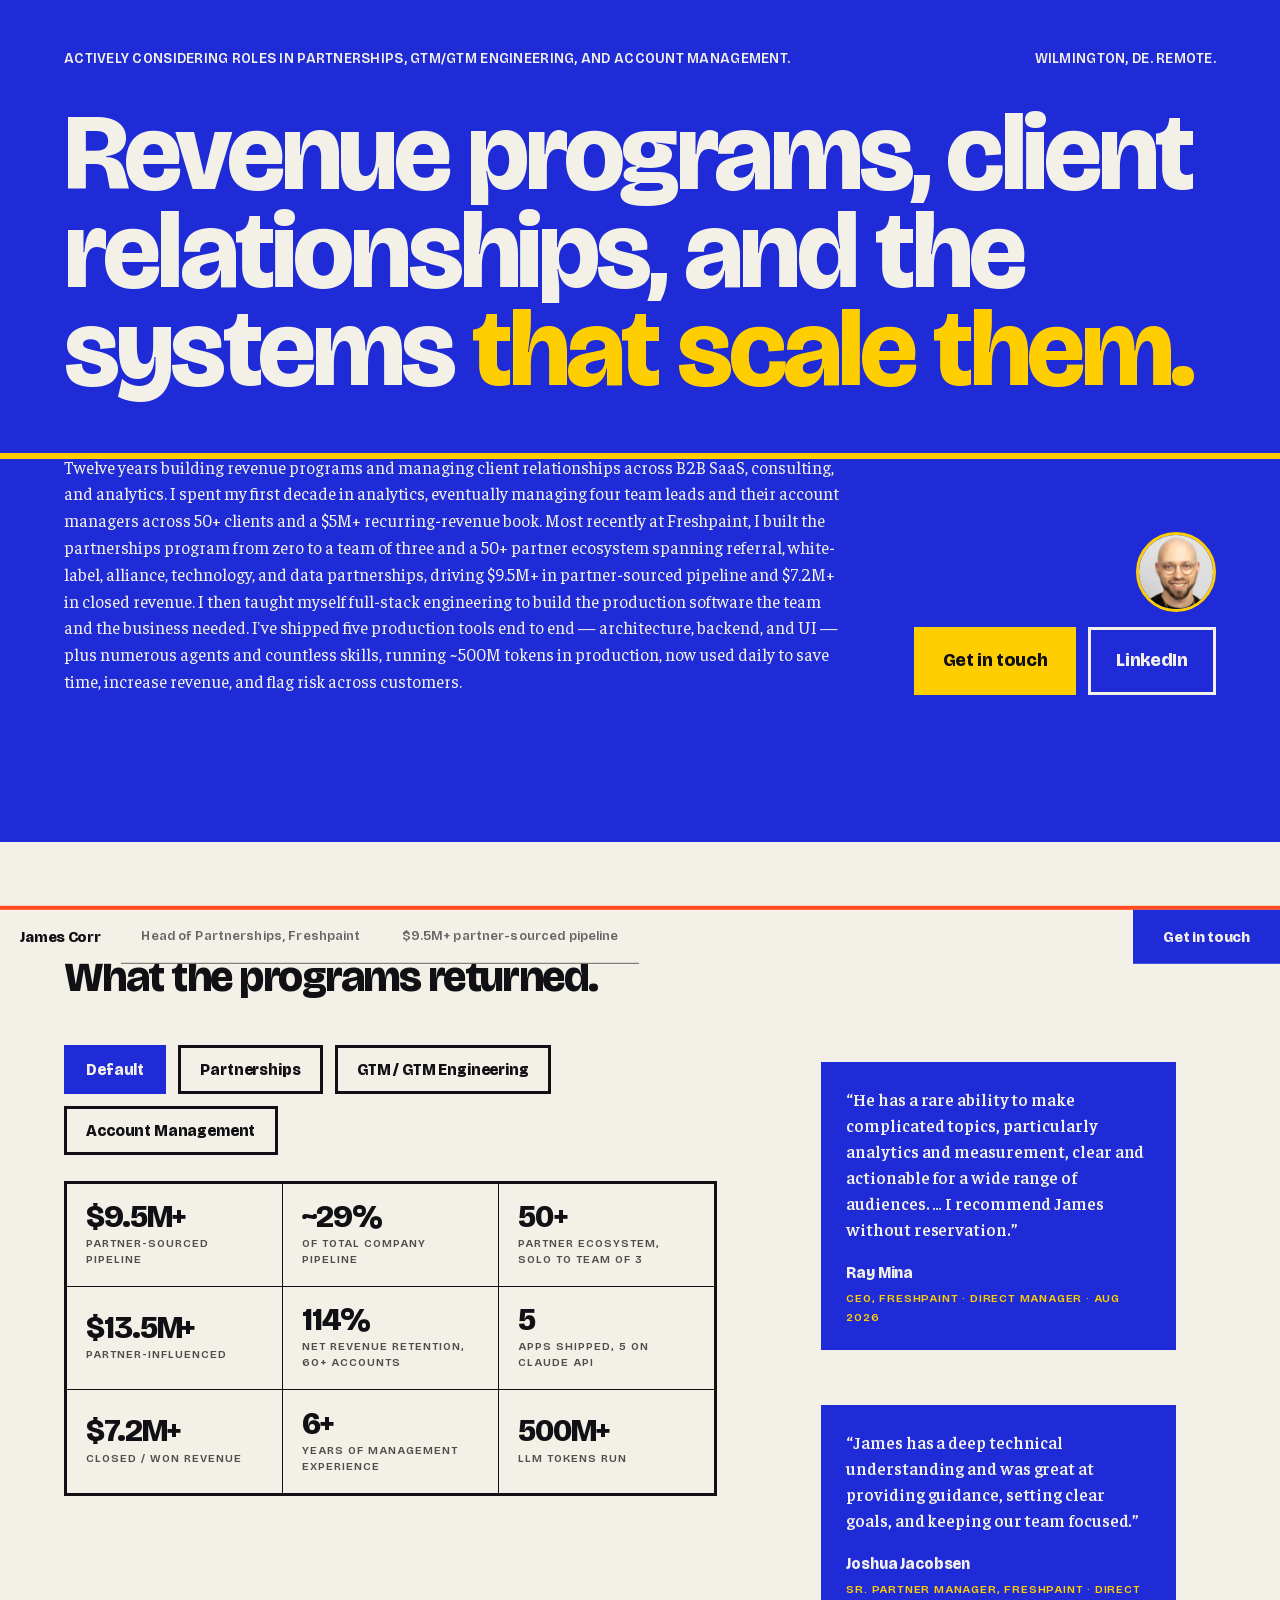
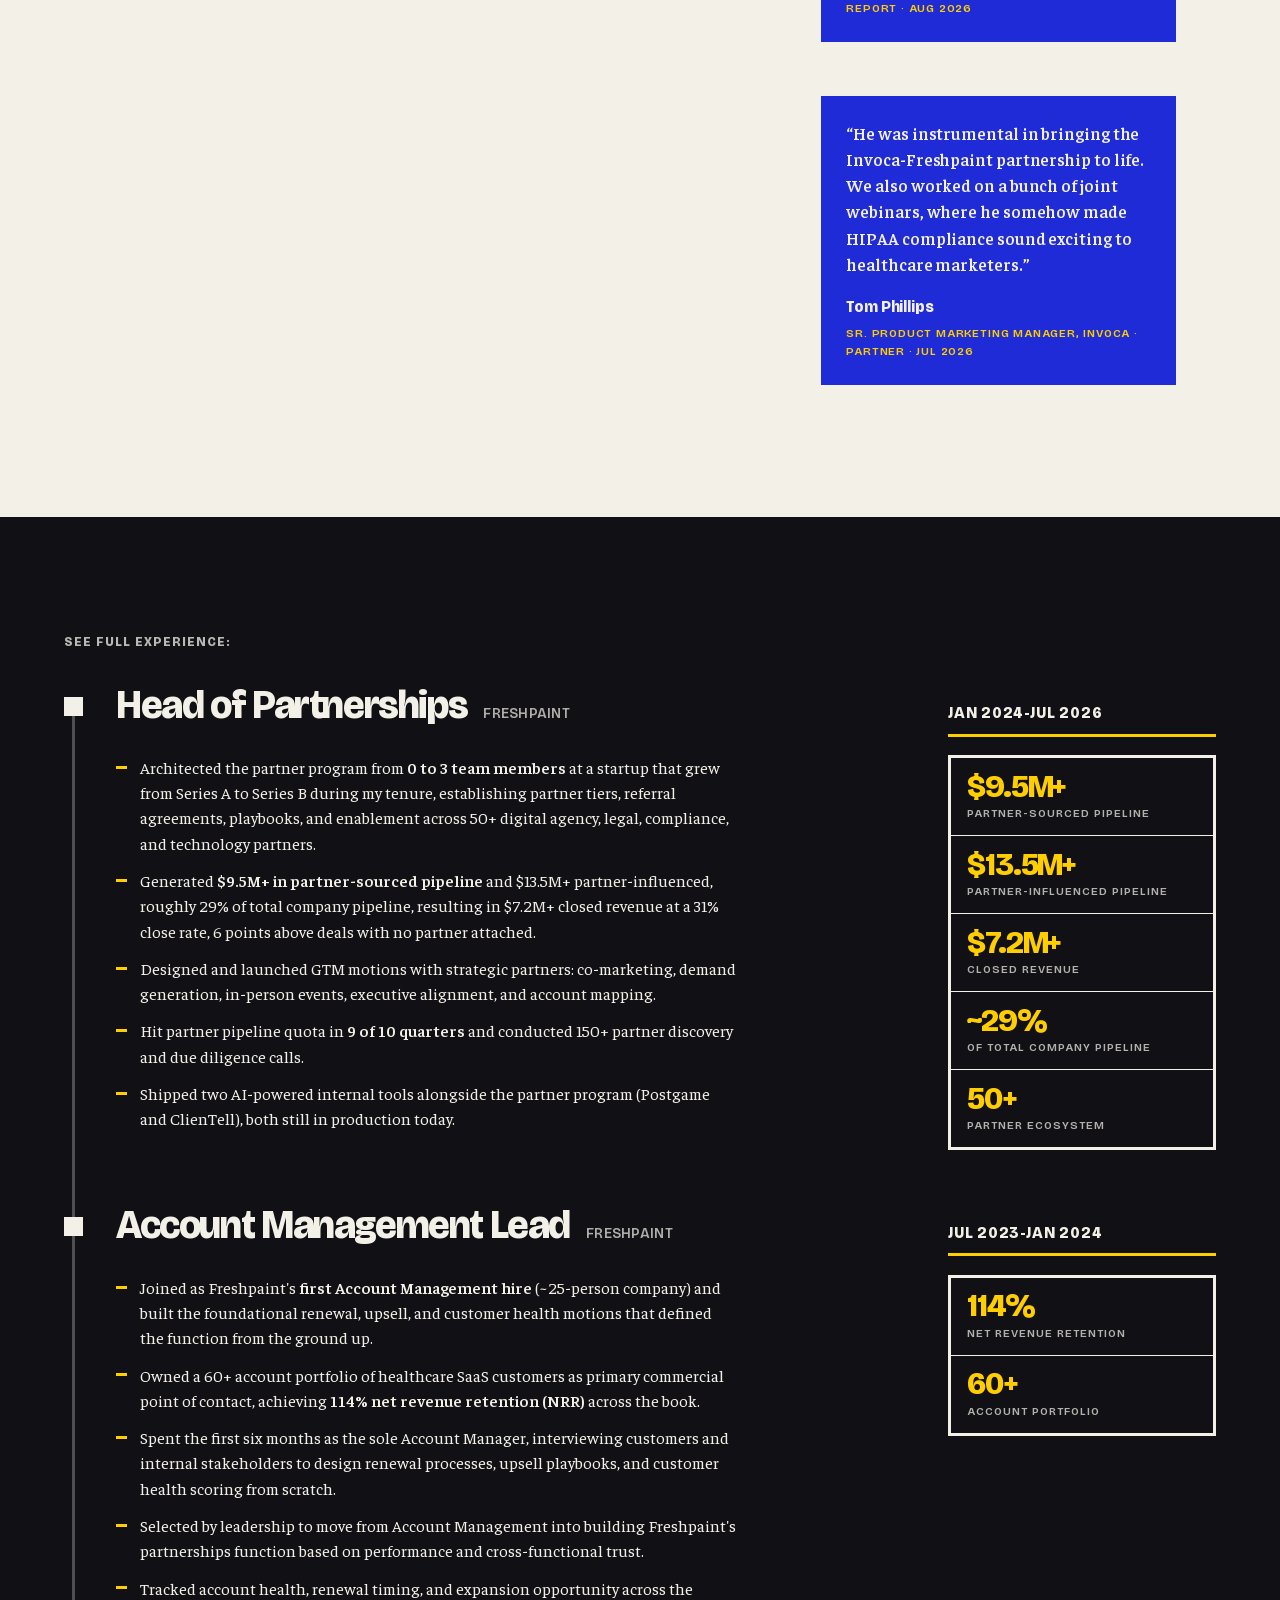
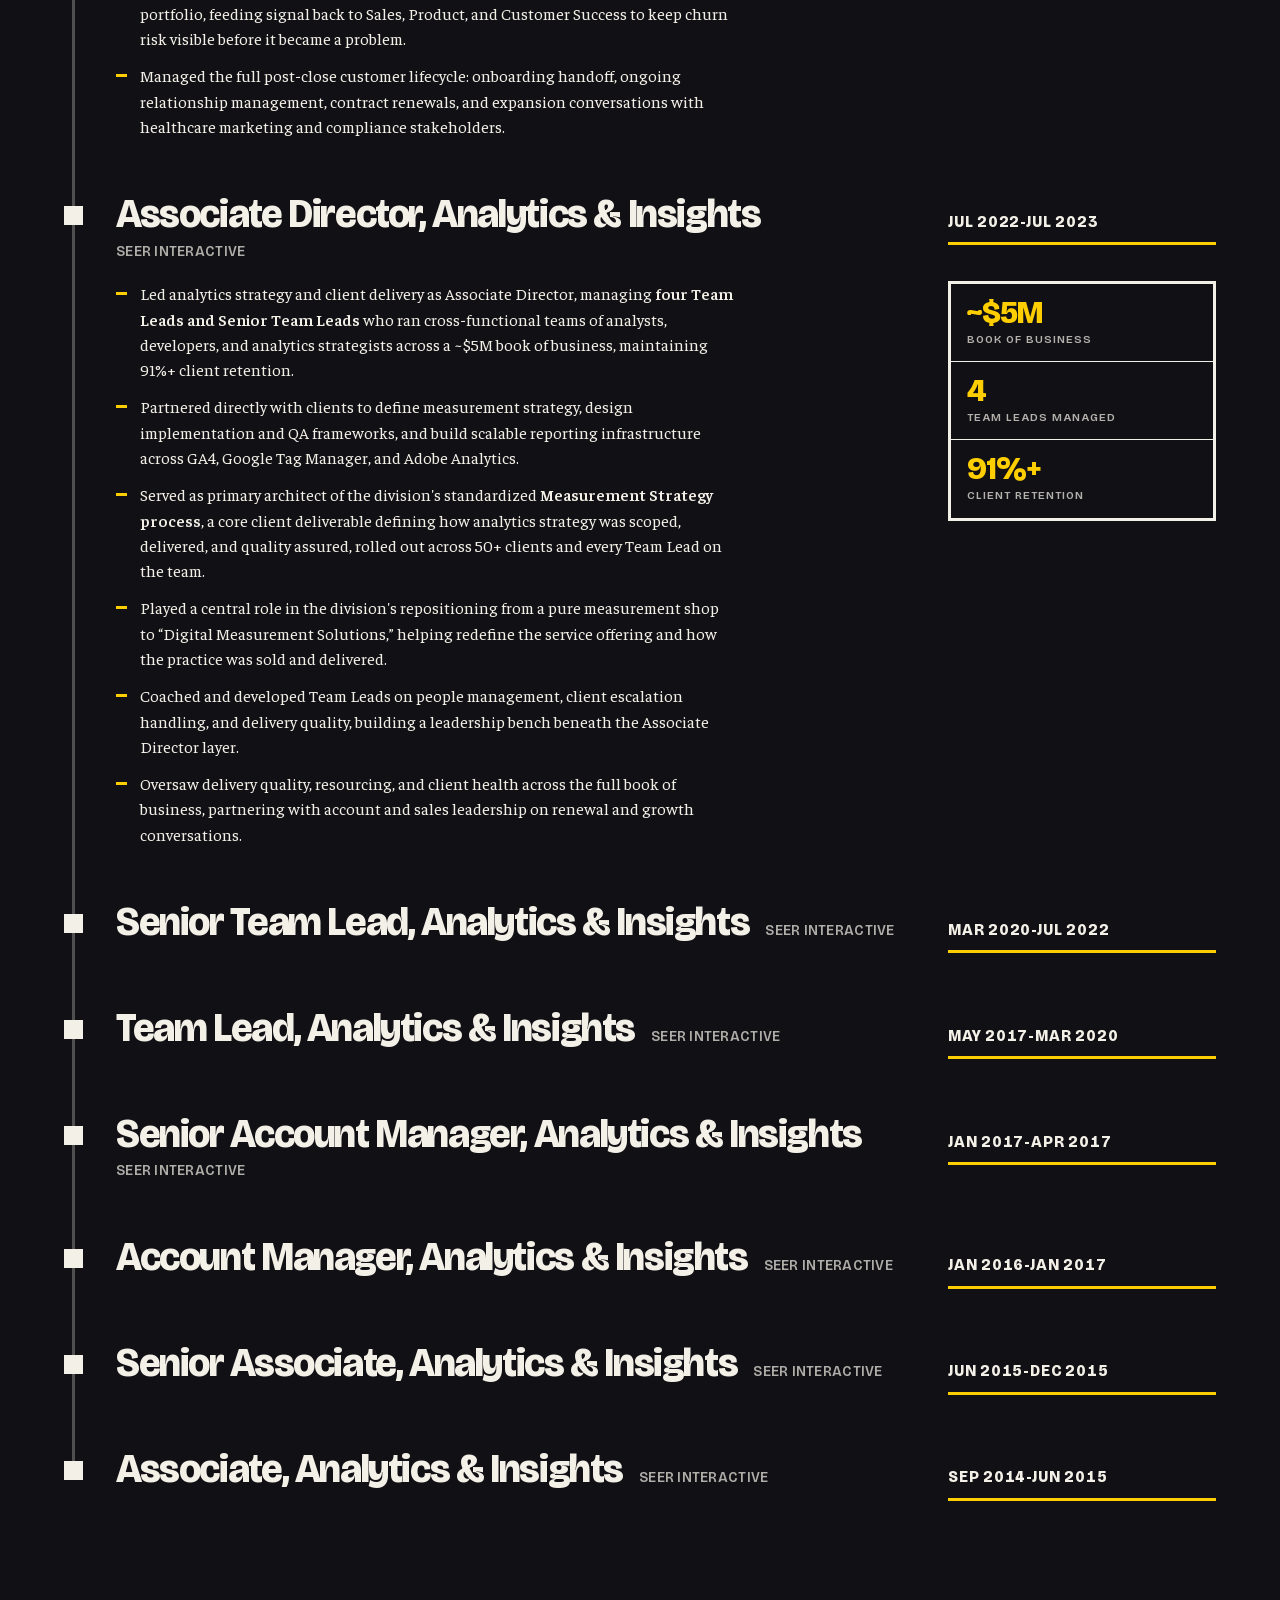
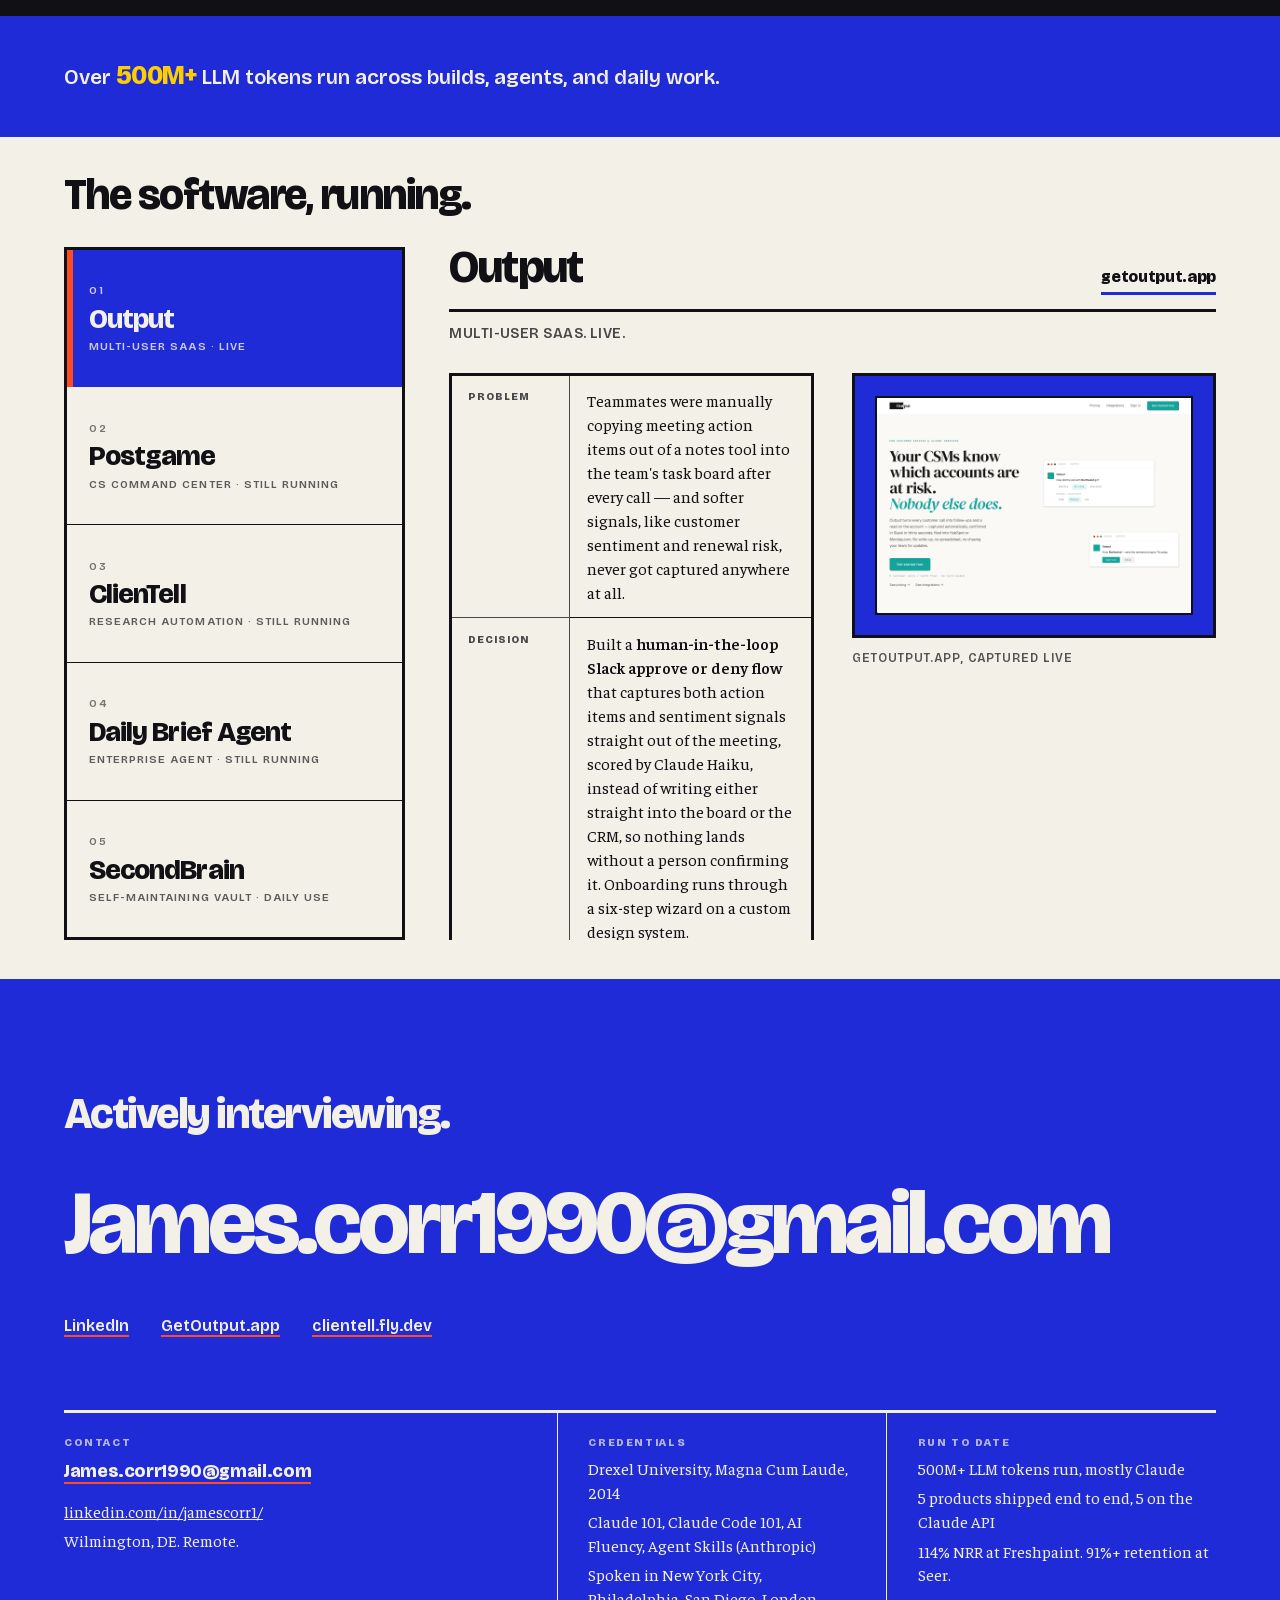
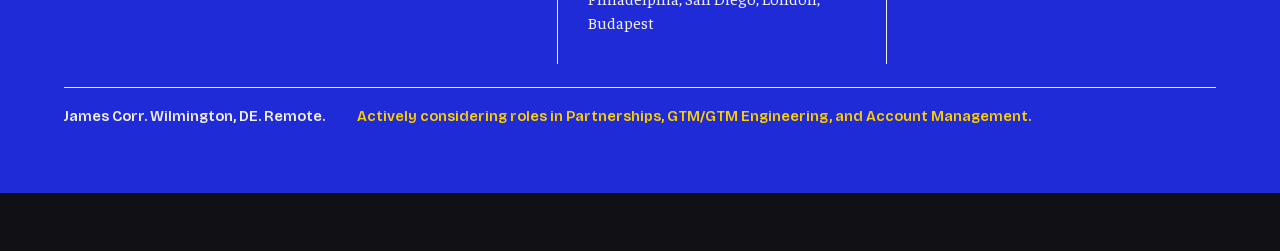
<file: index.html>
<!doctype html>
<html lang="en">
<head>
<!-- Google Tag Manager -->
<script>(function(w,d,s,l,i){w[l]=w[l]||[];w[l].push({'gtm.start':
new Date().getTime(),event:'gtm.js'});var f=d.getElementsByTagName(s)[0],
j=d.createElement(s),dl=l!='dataLayer'?'&l='+l:'';j.async=true;j.src=
'https://www.googletagmanager.com/gtm.js?id='+i+dl;f.parentNode.insertBefore(j,f);
})(window,document,'script','dataLayer','GTM-5B7SRH8Q');</script>
<!-- End Google Tag Manager -->
<meta charset="utf-8">
<meta name="viewport" content="width=device-width, initial-scale=1">
<title>James Corr — Partnerships, GTM/GTM Engineering &amp; Account Management</title>
<meta name="description" content="Twelve years building revenue programs and client relationships across B2B SaaS, consulting, and analytics — most recently building Freshpaint's partnerships program from zero to 50+ partners and $7.2M+ in closed revenue. Now shipping the AI/GTM software those teams run on.">
<link rel="canonical" href="https://jamescorr.com/">
<link rel="icon" href="/assets/favicon.svg" type="image/svg+xml">
<meta name="theme-color" content="#1E2BD6">

<meta property="og:type" content="website">
<meta property="og:url" content="https://jamescorr.com/">
<meta property="og:title" content="James Corr — Partnerships, GTM/GTM Engineering & Account Management">
<meta property="og:description" content="Twelve years building revenue programs and client relationships across B2B SaaS, consulting, and analytics — most recently building Freshpaint's partnerships program from zero to 50+ partners and $7.2M+ in closed revenue. Now shipping the AI/GTM software those teams run on.">
<meta property="og:image" content="https://jamescorr.com/assets/og-image.png">
<meta property="og:image:width" content="1200">
<meta property="og:image:height" content="630">
<meta name="twitter:card" content="summary_large_image">
<meta name="twitter:image" content="https://jamescorr.com/assets/og-image.png">
<style>
/*
DIRECTION CONTRACT
THESIS: An exhibition catalogue, not a resume site. One idea owns one viewport,
colour is the architecture, and every claim arrives at the scale it deserves.
Refuses the card grid, the tile of metrics, and the cream-and-serif default.
OWN-WORLD: Drenched full-bleed fields of ultramarine, chrome yellow and ink,
chalk as the only light, flare reserved for live status and attention. Bricolage
Grotesque set enormous and tight against a quiet serif text face. Rules and hard
borders carry structure; no shadows, no gradients, no rounded chrome.
STORY: The visitor learns he is available in the first viewport, feels the scale
of the numbers, sees the software actually running, and leaves through a contact
panel the size of a wall.
FIRST VIEWPORT: Full-bleed ultramarine; availability marker top-left; headline
set to the edges in chalk and yellow; sub-copy low-left beside two actions.
FORM: Art-book monograph / exhibition catalogue, with the drafting sheet's
dimension callouts and specification tables absorbed into it.
*/

@font-face{font-family:Bricolage;src:url(fonts/bricolage-800.woff2)format('woff2');font-weight:800;font-display:swap}
@font-face{font-family:Bricolage;src:url(fonts/bricolage-600.woff2)format('woff2');font-weight:600;font-display:swap}
@font-face{font-family:Faustina;src:url(fonts/faustina-400.woff2)format('woff2');font-weight:400;font-display:swap}
@font-face{font-family:Faustina;src:url(fonts/faustina-600.woff2)format('woff2');font-weight:600;font-display:swap}

:root{
  --ultra:#1E2BD6;
  --yellow:#FFCE00;
  --ink:#111015;
  --chalk:#F3F0E7;
  --flare:#FF4B1F;
  --pad:clamp(1.25rem,5vw,5rem);
  --rail:58px;
  --max:1500px;
}
*{box-sizing:border-box}
html{-webkit-text-size-adjust:100%;scroll-behavior:smooth}
body{
  margin:0;background:var(--ink);color:var(--chalk);
  font-family:Faustina,Georgia,serif;font-size:17px;line-height:1.62;
}
h1,h2,h3,.d{font-family:Bricolage,system-ui,sans-serif;font-weight:800;letter-spacing:-.035em;line-height:.9}
a{color:inherit}
:focus-visible{outline:3px solid var(--flare);outline-offset:4px}
.skip{position:absolute;left:-9999px;background:var(--chalk);color:var(--ink);padding:.6rem 1rem;z-index:99}
.skip:focus{left:.6rem;top:.6rem}

.panel{padding:clamp(3.5rem,9vw,8rem) var(--pad);position:relative}
.panel > .in{max-width:var(--max);margin:0 auto}
.p-ultra{background:var(--ultra);color:var(--chalk);--pbg:var(--ultra);--acc:var(--yellow)}
.p-yellow{background:var(--yellow);color:var(--ink);--pbg:var(--yellow);--acc:var(--ultra)}
.p-ink{background:var(--ink);color:var(--chalk);--pbg:var(--ink);--acc:var(--yellow)}
.p-chalk{background:var(--chalk);color:var(--ink);--pbg:var(--chalk);--acc:var(--ultra)}

/* ---------- hero ---------- */
.hero{min-height:calc(100svh - var(--rail));display:flex;flex-direction:column;justify-content:space-between;
  padding-top:clamp(1.8rem,4vw,3rem);padding-bottom:clamp(1.6rem,3vw,2.4rem)}
@media(max-width:760px){.hero{min-height:0;justify-content:flex-start;padding-bottom:clamp(3.5rem,12vw,5rem)}}
.hero .top{display:flex;justify-content:space-between;align-items:center;gap:1rem 1.5rem;flex-wrap:wrap;
  font-family:Bricolage,sans-serif;font-weight:600;letter-spacing:.02em;font-size:.86rem;text-transform:uppercase}

.hero h1{margin:clamp(1.2rem,3.4vw,2.2rem) 0 0;font-size:clamp(2.8rem,8.5vw,8.4rem);text-wrap:balance}
.hero h1 em{font-style:normal;color:var(--yellow)}
.hero .bottom{display:grid;grid-template-columns:minmax(0,1fr) auto;gap:1.5rem clamp(2.5rem,5vw,4.5rem);
  align-items:end;margin-top:clamp(1.8rem,5vw,3.4rem)}
.hero .bottom p{margin:0;font-size:clamp(1.02rem,1.35vw,1.22rem);line-height:1.55}
.contact{display:flex;flex-direction:column;align-items:flex-end;gap:.9rem;justify-self:end}
.avatar{width:80px;height:80px;border-radius:50%;object-fit:cover;flex:none;border:3px solid var(--yellow)}
.acts{display:flex;flex-wrap:wrap;gap:.75rem}
@media(max-width:760px){.hero .bottom{grid-template-columns:1fr;align-items:start}.contact{align-items:flex-start}}
.cta{display:inline-flex;align-items:center;text-decoration:none;background:var(--yellow);color:var(--ink);
  padding:1rem 1.6rem;font-family:Bricolage,sans-serif;font-weight:800;letter-spacing:-.02em;font-size:1.15rem;
  white-space:nowrap;border:3px solid var(--yellow)}
.cta:hover{background:var(--chalk);border-color:var(--chalk)}
.cta.sec{background:transparent;color:var(--chalk);border-color:var(--chalk)}
.cta.sec:hover{background:var(--chalk);color:var(--ink)}

/* ---------- statement panels ---------- */
.stmt{font-family:Bricolage,sans-serif;font-weight:800;letter-spacing:-.04em;line-height:.95;
  font-size:clamp(1.85rem,4.6vw,4.4rem);margin:0;max-width:22ch;text-wrap:balance}
.stmt .n{font-size:1.72em;line-height:.78;display:inline-block;vertical-align:-.06em}
.stmt .n.y{color:var(--yellow)}
.stmt .n.u{color:var(--ultra)}
.stmt .n.f{color:var(--flare)}
.stmts{display:grid;gap:clamp(2.6rem,6vw,5rem)}
.stmts .row.r{justify-items:end;text-align:right}
.stmts .row.r .stmt{text-align:right;margin-left:auto}

.eyebrowless{margin:0 0 clamp(2.3rem,4vw,2.9rem);font-family:Bricolage,sans-serif;font-weight:800;
  letter-spacing:-.035em;font-size:clamp(1.6rem,3.4vw,2.9rem);line-height:.95}

/* ---------- bio ---------- */
.bio{max-width:104ch}
.bio p{margin:0 0 1.35rem;font-size:clamp(1.05rem,1.3vw,1.19rem);line-height:1.6}
.bio p:first-child::first-letter,.bio-pair p:last-child::first-letter{font-family:Bricolage,sans-serif;font-weight:800;float:left;
  font-size:4.15em;line-height:.76;padding:.06em .1em 0 0;color:var(--ultra)}
.bio-pair{display:grid;grid-template-columns:1fr 1fr;column-gap:clamp(2rem,5vw,4.5rem)}
.bio-pair p{margin:0}
@media(max-width:860px){.bio-pair{grid-template-columns:1fr;row-gap:1.35rem}}

.bio-cols{display:grid;grid-template-columns:minmax(0,3fr) minmax(0,2fr);gap:clamp(2rem,5vw,4.5rem);align-items:start}
@media(max-width:900px){.bio-cols{grid-template-columns:1fr}}
.quotes{display:flex;flex-direction:column;gap:1.3rem}
.quote{background:var(--ultra);color:var(--chalk);padding:1.5rem 1.6rem}
.quote p{margin:0 0 1.1rem;font-size:1.05rem;line-height:1.55;font-weight:600;letter-spacing:-.005em}
.quote cite{display:block;font-style:normal;font-family:Bricolage,sans-serif;font-weight:800;font-size:.98rem;letter-spacing:-.01em;color:var(--chalk)}
.quote cite span{display:block;margin-top:.25rem;font-family:Bricolage,sans-serif;font-weight:600;font-size:.72rem;
  letter-spacing:.07em;text-transform:uppercase;color:var(--yellow)}

/* ---------- career bus ---------- */
.bus{position:relative}
.bus::before{content:"";position:absolute;left:8px;top:10px;bottom:1.5rem;width:3px;background:currentColor;opacity:.28}
@media(max-width:800px){.bus::before{display:none}}
.role{position:relative;padding:0 0 clamp(2.4rem,5vw,3.6rem) 52px;
  display:grid;grid-template-columns:minmax(0,1fr) 268px;
  column-gap:clamp(2rem,4vw,3.6rem);row-gap:1.15rem;align-items:start}
.role:last-child{padding-bottom:0}
@media(max-width:800px){.role{padding-left:0;padding-top:1.8rem;border-top:3px solid currentColor}
  .role:first-child{border-top:0;padding-top:0}}
.role::before{content:"";position:absolute;left:0;top:9px;width:19px;height:19px;background:currentColor}
@media(max-width:800px){.role::before{display:none}}
.role.live::before{background:var(--flare)}
.rhead{display:flex;flex-wrap:wrap;align-items:baseline;gap:.5rem 1rem}
.rhead h3{margin:0;font-size:clamp(1.5rem,3.1vw,2.5rem)}
.rhead .meta{font-family:Bricolage,sans-serif;font-weight:600;font-size:.86rem;letter-spacing:.02em;
  text-transform:uppercase;opacity:.7}
.rhead .now{font-family:Bricolage,sans-serif;font-weight:800;font-size:.76rem;letter-spacing:.06em;
  text-transform:uppercase;background:var(--flare);color:var(--chalk);padding:.2rem .5rem}
.rhead{grid-column:1;grid-row:1;align-self:baseline}
.rdate{grid-column:2;grid-row:1;align-self:baseline;
  margin:0;padding-bottom:.5rem;border-bottom:3px solid var(--acc);
  font-family:Bricolage,sans-serif;font-weight:800;font-size:.98rem;letter-spacing:.05em;
  text-transform:uppercase;font-variant-numeric:tabular-nums}
.role ul{grid-column:1;grid-row:2}
.dims{grid-column:2;grid-row:2}
@media(max-width:980px){
  .role{display:flex;flex-direction:column;gap:1.35rem}
  .rhead{order:1}.rdate{order:2}.dims{order:3}.role ul{order:4}
}
.role ul{margin:0;padding:0;list-style:none;max-width:62ch}
.role li{position:relative;padding-left:1.5rem;margin-bottom:.75rem;font-size:1.02rem;line-height:1.55}
.role li:last-child{margin-bottom:0}
.role li::before{content:"";position:absolute;left:0;top:.66em;width:11px;height:3px;background:var(--acc)}
.role li b{font-weight:600}

/* dimension callout block */
.dims{border:3px solid currentColor}
.dim{padding:.85rem 1rem;border-bottom:1px solid currentColor}
.dim:last-child{border-bottom:0}
@media(max-width:980px){
  .dims{display:grid;grid-template-columns:repeat(auto-fit,minmax(150px,1fr))}
  .dim{border-bottom:0;border-right:1px solid currentColor}
  .dim:last-child{border-right:0}
}
@media(max-width:560px){.dims{grid-template-columns:1fr 1fr}
  .dim{border-bottom:1px solid currentColor}
  .dim:nth-child(2n){border-right:0}}
.dim .v{display:block;font-family:Bricolage,sans-serif;font-weight:800;letter-spacing:-.035em;line-height:.92;
  font-size:clamp(1.6rem,2.5vw,2.15rem);color:var(--acc)}
.dim .l{display:block;margin-top:.3rem;font-family:Bricolage,sans-serif;font-weight:600;font-size:.7rem;
  letter-spacing:.09em;text-transform:uppercase;opacity:.72;line-height:1.4}

/* ---------- projects: split index + detail ---------- */
.projects{padding:clamp(1.4rem,3vw,2.4rem) var(--pad);display:flex;flex-direction:column;overflow:hidden;
  height:calc(100svh - var(--rail));min-height:520px}
.projects > .in{flex:1;min-height:0;display:flex;flex-direction:column;width:100%}
.projects h2{margin:0 0 clamp(1.1rem,2.6vw,1.9rem)}
.proj{flex:1;min-height:0;display:grid;grid-template-columns:minmax(0,4fr) minmax(0,9fr);
  grid-template-rows:minmax(0,1fr);gap:clamp(1.4rem,3.5vw,3rem)}

.proj-index{border:3px solid currentColor;display:flex;flex-direction:column;min-height:0;overflow:auto}
.proj-index button{appearance:none;background:transparent;color:inherit;border:0;border-bottom:1px solid currentColor;
  cursor:pointer;font:inherit;text-align:left;position:relative;
  flex:1 1 0;display:flex;flex-direction:column;justify-content:center;gap:.4rem;
  padding:clamp(.9rem,2vw,1.5rem) clamp(.95rem,1.9vw,1.4rem)}
.proj-index button:last-child{border-bottom:0}
.proj-index .pn{font-family:Bricolage,sans-serif;font-weight:600;font-size:.7rem;letter-spacing:.13em;opacity:.55}
.proj-index .pnm{font-family:Bricolage,sans-serif;font-weight:800;letter-spacing:-.035em;line-height:.92;
  font-size:clamp(1.35rem,2.2vw,2rem)}
.proj-index .pt{font-family:Bricolage,sans-serif;font-weight:600;font-size:.7rem;letter-spacing:.09em;
  text-transform:uppercase;opacity:.66;line-height:1.35}
.proj-index button:hover .pnm{color:var(--acc)}
.proj-index button[aria-selected="true"]{background:var(--acc);color:var(--chalk)}
.proj-index button[aria-selected="true"] .pnm{color:var(--chalk)}
.proj-index button[aria-selected="true"] .pn,.proj-index button[aria-selected="true"] .pt{opacity:.82}
.proj-index button[aria-selected="true"]::before{content:"";position:absolute;left:0;top:0;bottom:0;width:6px;background:var(--flare)}

.proj-detailwrap{min-width:0;min-height:0;display:flex}
.proj-detail{flex:1;min-width:0;min-height:0;display:flex;flex-direction:column;
  overflow-y:auto;overscroll-behavior:contain}
.proj-detail[hidden]{display:none}
.proj-detail .dhead{display:flex;flex-wrap:wrap;align-items:baseline;justify-content:space-between;
  gap:.4rem 1.4rem;border-bottom:3px solid currentColor;padding-bottom:.85rem}
.proj-detail .dhead h3{margin:0;font-size:clamp(1.9rem,3.6vw,3.2rem);line-height:.88}
.proj-detail .wtag{margin:.65rem 0 0}
.proj-detail .dhead .wlink{margin-top:0;white-space:nowrap}
.dbody{margin-top:clamp(1.1rem,2.6vw,1.7rem);display:grid;align-content:start;align-items:start;
  grid-template-columns:minmax(0,1fr) minmax(0,1fr);gap:clamp(1.4rem,3vw,2.6rem)}
.dbody .spec{margin:0}
.dbody .shot{margin:0;position:sticky;top:0}
.shot .sbd{display:block;width:100%;height:auto;background:var(--ink);border:2px solid var(--ink)}
.shot .sbd text{font-family:Bricolage,system-ui,sans-serif}
.shot .sbd .h{fill:var(--chalk);font-weight:800;font-size:19px;letter-spacing:-.4px}
.shot .sbd .sub{fill:var(--chalk);font-family:Faustina,Georgia,serif;font-size:13px;opacity:.82}
.shot .sbd .barh{fill:var(--ink);font-weight:800;font-size:16.5px;letter-spacing:-.3px}
.shot .sbd .bars{fill:var(--ink);font-weight:600;font-size:10.5px;letter-spacing:.7px}
.shot .sbd .out{fill:var(--chalk);font-weight:800;font-size:12.5px;letter-spacing:1.6px}

@media(max-width:1100px){
  .projects{height:auto;min-height:0;overflow:visible}
  .proj{grid-template-columns:minmax(0,4fr) minmax(0,8fr);grid-template-rows:auto}
  .proj-detail{overflow-y:visible}
  .dbody{grid-template-columns:1fr;gap:clamp(1.3rem,3vw,2rem)}
  .dbody .shot{position:static;order:-1;align-self:start;max-width:min(100%,620px)}
}
@media(max-width:900px){
  .proj{grid-template-columns:1fr;gap:1.5rem}
  .proj-index{flex-direction:row;flex-wrap:wrap;border:0;gap:.6rem;overflow:visible}
  .proj-index button{flex:1 1 42%;border:3px solid currentColor;justify-content:flex-start}
  .proj-index button[aria-selected="true"]::before{width:100%;height:6px;bottom:auto}
}
.wtag{margin:.7rem 0 0;font-family:Bricolage,sans-serif;font-weight:600;font-size:.9rem;
  letter-spacing:.03em;text-transform:uppercase;opacity:.75}
.wlink{display:inline-block;margin-top:1.1rem;font-family:Bricolage,sans-serif;font-weight:800;
  font-size:1.05rem;letter-spacing:-.02em;text-decoration:none;border-bottom:3px solid var(--acc);padding-bottom:2px}
.wlink:hover{color:var(--acc)}

/* spec table */
.spec{border:3px solid currentColor;display:grid;grid-template-columns:118px minmax(0,1fr)}
.spec dt{padding:.8rem .95rem;border-bottom:1px solid currentColor;border-right:1px solid currentColor;
  font-family:Bricolage,sans-serif;font-weight:800;font-size:.7rem;letter-spacing:.1em;text-transform:uppercase;
  opacity:.75}
.spec dd{margin:0;padding:.8rem 1.05rem;border-bottom:1px solid currentColor;font-size:1rem;line-height:1.5}
.spec dd b{font-weight:600}
.spec .last{border-bottom:0}
.spec .stackdt{background:var(--acc);color:var(--pbg);opacity:1;border-right-color:var(--acc)}
.spec .stackdd{font-family:Bricolage,sans-serif;font-weight:600;font-size:.92rem;letter-spacing:-.005em}
@media(max-width:620px){
  .spec{grid-template-columns:1fr}
  .spec dt{border-right:0;border-bottom:0;padding-bottom:.1rem}
  .spec dd{padding-top:.25rem}
  .spec .stackdt{padding-bottom:.8rem}
}

/* screenshot slab */
.shot{margin-top:clamp(2.2rem,5vw,3.6rem);position:relative}
.shot .plate{position:relative;border:3px solid currentColor;background:var(--acc);padding:clamp(.7rem,1.6vw,1.4rem)}
.shot.bleed-r .plate{margin-right:calc(var(--pad) * -1)}
.shot.bleed-l .plate{margin-left:calc(var(--pad) * -1)}
@media(max-width:700px){.shot .plate{margin:0!important}}
.shot img{display:block;width:100%;height:auto;border:2px solid var(--ink)}
.shot figcaption{margin-top:.7rem;font-family:Bricolage,sans-serif;font-weight:600;font-size:.76rem;
  letter-spacing:.08em;text-transform:uppercase;opacity:.7}
.shot-pair{display:grid;grid-template-columns:1fr 1fr;gap:clamp(.6rem,1.4vw,1rem)}
@media(max-width:560px){.shot-pair{grid-template-columns:1fr}}
/* supply-later placeholder */
.ph{aspect-ratio:24/7;min-height:180px;display:flex;flex-direction:column;align-items:center;justify-content:center;gap:.6rem;
  border:2px dashed var(--pbg);color:var(--pbg);text-align:center;padding:1.5rem;
  background:repeating-linear-gradient(45deg,transparent 0 13px,rgba(0,0,0,.10) 13px 26px)}
.ph strong{font-family:Bricolage,sans-serif;font-weight:800;font-size:clamp(.95rem,1.7vw,1.25rem);
  letter-spacing:-.01em;line-height:1.2}
.ph span{font-family:Bricolage,sans-serif;font-weight:600;font-size:.74rem;letter-spacing:.1em;text-transform:uppercase;opacity:.8}

/* ---------- close ---------- */
.close{padding-bottom:clamp(2.5rem,5vw,4rem)}
.close .mail{display:block;font-family:Bricolage,sans-serif;font-weight:800;letter-spacing:-.045em;
  font-size:clamp(1.85rem,7.1vw,6.4rem);line-height:.92;text-decoration:none;word-break:break-word}
.close .mail:hover{color:var(--yellow)}
.close .links{margin:clamp(1.8rem,4vw,3rem) 0 0;padding:0;list-style:none;display:flex;flex-wrap:wrap;gap:.7rem 2rem;
  font-family:Bricolage,sans-serif;font-weight:600;font-size:1.02rem}
.close .links a{text-decoration:none;border-bottom:2px solid var(--flare)}

/* title block */
.tb{margin-top:clamp(2.6rem,6vw,4.4rem);border-top:3px solid currentColor;
  display:grid;grid-template-columns:1.5fr 1fr 1fr}
@media(max-width:860px){.tb{grid-template-columns:1fr}}
.tb .cell{padding:1.5rem clamp(1.2rem,2.4vw,2rem) 1.5rem 0;border-right:1px solid currentColor}
.tb .cell + .cell{padding-left:clamp(1.2rem,2.4vw,2rem)}
.tb .cell:last-child{border-right:0;padding-right:0}
@media(max-width:860px){.tb .cell{border-right:0;border-bottom:1px solid currentColor;padding:1.3rem 0}
  .tb .cell + .cell{padding-left:0}.tb .cell:last-child{border-bottom:0}}
.tb h3{margin:0 0 .6rem;font-family:Bricolage,sans-serif;font-weight:800;font-size:.72rem;letter-spacing:.14em;
  text-transform:uppercase;opacity:.7}
.tb ul{margin:0;padding:0;list-style:none;font-size:.99rem;line-height:1.5}
.tb li{margin-bottom:.35rem}
.tb .mailsm{font-family:Bricolage,sans-serif;font-weight:800;font-size:1.15rem;letter-spacing:-.02em;
  text-decoration:none;border-bottom:2px solid var(--flare);word-break:break-word}
.tbfoot{border-top:1px solid currentColor;padding-top:1.1rem;margin-top:1.4rem;display:flex;flex-wrap:wrap;
  gap:.5rem 2rem;font-family:Bricolage,sans-serif;font-weight:600;font-size:.92rem}
.tbfoot .y{color:var(--yellow)}

/* ---------- persistent rail ---------- */
.rail{
  position:fixed;left:0;right:0;bottom:0;height:var(--rail);z-index:40;
  background:var(--chalk);color:var(--ink);display:flex;align-items:center;
  font-family:Bricolage,sans-serif;font-weight:600;font-size:.82rem;letter-spacing:.01em;
  border-top:4px solid var(--flare);
  transform:translateY(110%);transition:transform .62s cubic-bezier(.16,1,.3,1);
}
.rail.on{transform:translateY(0)}
.rail .seg{padding:0 clamp(.7rem,1.6vw,1.3rem);white-space:nowrap;display:flex;align-items:center;height:100%}
.rail .seg.b{font-weight:800;letter-spacing:-.02em;font-size:.95rem}
.rail .seg.dim{opacity:.62}
.rail .go{margin-left:auto;background:var(--ultra);color:var(--chalk);text-decoration:none;font-weight:800;
  padding:0 clamp(1rem,2.4vw,1.9rem);letter-spacing:-.02em;font-size:.95rem;display:flex;align-items:center;height:100%}
.rail .go:hover{background:var(--flare)}
@media(max-width:860px){.rail .seg.hide{display:none}}
body{padding-bottom:var(--rail)}

/* ---------- intro: name card that tears open ---------- */
.intro{display:none;position:fixed;inset:0;z-index:90;overflow:hidden}
.intro.go{display:block}
.card{position:absolute;inset:0}
.ch{position:absolute;left:0;right:0;height:50.2%;overflow:hidden;background:var(--chalk)}
.ch.top{top:0}
.ch.bot{bottom:0}
.ch span{position:absolute;left:50%;white-space:nowrap;font-family:Bricolage,sans-serif;font-weight:800;
  letter-spacing:-.045em;color:var(--ultra);font-size:clamp(2.1rem,10.5vw,9.5rem);line-height:1;
  clip-path:inset(0 100% 0 0)}
.ch.top span{bottom:0;transform:translate(-50%,50%)}
.ch.bot span{top:0;transform:translate(-50%,-50%)}
@keyframes wipeIn{to{clip-path:inset(0 0 0 0)}}
@keyframes seamDraw{to{transform:scaleX(1)}}
@keyframes tearUp{to{transform:translateY(-100%)}}
@keyframes tearDown{to{transform:translateY(100%)}}
.go .ch span{animation:wipeIn .72s cubic-bezier(.16,1,.3,1) .18s both}
.seam{position:absolute;left:0;right:0;top:50%;height:6px;margin-top:-3px;background:var(--yellow);
  transform:scaleX(0);transform-origin:left center}
.go .ch.top{animation:tearUp .74s cubic-bezier(.7,0,.25,1) 1.92s both}
.go .ch.bot{animation:tearDown .74s cubic-bezier(.7,0,.25,1) 1.92s both}
.go .seam{animation:seamDraw .46s cubic-bezier(.16,1,.3,1) 1.36s both,
  tearDown .74s cubic-bezier(.7,0,.25,1) 1.92s both}

@media(prefers-reduced-motion:reduce){
  .intro{display:none!important}
}
@media(prefers-reduced-motion:reduce){
  html{scroll-behavior:auto}
  *{animation:none!important;transition:none!important}
  .rail{transform:none}
}

/* ---------- lens accordion ---------- */
.lenspicker{display:flex;flex-wrap:wrap;gap:.75rem;margin-bottom:1.6rem}
.lensbtn{font-family:Bricolage,sans-serif;font-weight:800;letter-spacing:-.01em;font-size:1rem;
  background:transparent;color:inherit;border:3px solid currentColor;padding:.75rem 1.2rem;cursor:pointer}
.lensbtn:hover{background:var(--acc);color:var(--pbg);border-color:var(--acc)}
.lensbtn.active{background:var(--acc);color:var(--pbg);border-color:var(--acc)}
.lenspanel{border:3px solid currentColor}
.lenspanel .lp-in{padding:clamp(1.4rem,3vw,2.2rem)}
.lp-metrics{display:grid;grid-template-columns:repeat(auto-fit,minmax(130px,1fr));border-bottom:1px solid currentColor;margin-bottom:1.4rem}
.lp-metrics .dim{border:0;border-right:1px solid currentColor;border-bottom:0}
.lp-metrics .dim:last-child{border-right:0}
@media(max-width:560px){.lp-metrics{grid-template-columns:1fr 1fr}
  .lp-metrics .dim:nth-child(2n){border-right:0}
  .lp-metrics .dim{border-bottom:1px solid currentColor}}
.lp-hl{margin:0;padding:0;list-style:none;max-width:70ch}
.lp-hl li{position:relative;padding-left:1.5rem;margin-bottom:.7rem;font-size:1rem;line-height:1.55}
.lp-hl li:last-child{margin-bottom:0}
.lp-hl li::before{content:"";position:absolute;left:0;top:.62em;width:11px;height:3px;background:var(--acc)}
.lp-hl li b{font-weight:600}
.lp-linkslabel{margin:1.3rem 0 .6rem;font-family:Bricolage,sans-serif;font-weight:800;font-size:.72rem;
  letter-spacing:.09em;text-transform:uppercase;opacity:.7}
.lp-links{display:flex;flex-wrap:wrap;gap:.5rem 1.6rem;margin:0;padding:0;list-style:none}

/* figures: toggle column (left) + fixed quotes (right) */
.figures-cols{display:grid;grid-template-columns:minmax(0,3fr) minmax(0,2fr);gap:clamp(2rem,5vw,4.5rem);align-items:start}
@media(max-width:900px){.figures-cols{grid-template-columns:1fr}}

/* default metrics: one unified 3x3 grid */
.fig-metrics{display:grid;grid-template-columns:repeat(3,1fr);grid-template-rows:repeat(3,1fr);
  gap:1px;background:currentColor;border:3px solid currentColor}
.fig-metrics .dim{background:var(--pbg);border:0;padding:1.15rem 1.2rem;display:flex;flex-direction:column;justify-content:center}
.fig-metrics .dim .v{color:inherit}
.fig-metrics .dim:nth-child(1){grid-column:1;grid-row:1}
.fig-metrics .dim:nth-child(2){grid-column:1;grid-row:2}
.fig-metrics .dim:nth-child(3){grid-column:1;grid-row:3}
.fig-metrics .dim:nth-child(4){grid-column:2;grid-row:1}
.fig-metrics .dim:nth-child(5){grid-column:3;grid-row:1}
.fig-metrics .dim:nth-child(6){grid-column:2;grid-row:2}
.fig-metrics .dim:nth-child(7){grid-column:3;grid-row:2}
.fig-metrics .dim:nth-child(8){grid-column:2;grid-row:3}
.fig-metrics .dim:nth-child(9){grid-column:3;grid-row:3}
@media(max-width:680px){.fig-metrics{grid-template-columns:1fr 1fr;grid-template-rows:none}
  .fig-metrics .dim{grid-column:auto!important;grid-row:auto!important}}
@media(max-width:420px){.fig-metrics{grid-template-columns:1fr}}

/* career eyebrow */
.bus-eyebrow{margin:0 0 clamp(1.6rem,3vw,2.2rem);font-family:Bricolage,sans-serif;font-weight:800;
  font-size:.8rem;letter-spacing:.08em;text-transform:uppercase;opacity:.75}

/* compact software-statement header (was a full stmt panel) */
.stmt-band{padding-top:clamp(1.8rem,3.5vw,2.6rem);padding-bottom:clamp(1.8rem,3.5vw,2.6rem)}
.stmt-head{margin:0;display:flex;flex-wrap:wrap;gap:.6rem 2.8rem;font-family:Bricolage,sans-serif;font-weight:600;
  font-size:clamp(1rem,1.9vw,1.3rem);line-height:1.4}
.stmt-head b{font-weight:800;color:var(--yellow);font-size:1.3em;letter-spacing:-.02em}
</style>
</head>
<body>
<!-- Google Tag Manager (noscript) -->
<noscript><iframe src="https://www.googletagmanager.com/ns.html?id=GTM-5B7SRH8Q"
height="0" width="0" style="display:none;visibility:hidden"></iframe></noscript>
<!-- End Google Tag Manager (noscript) -->
<a class="skip" href="#main">Skip to content</a>

<div class="intro" id="intro" aria-hidden="true">
  <div class="card">
    <div class="ch top"><span>James Corr</span></div>
    <div class="ch bot"><span>James Corr</span></div>
    <i class="seam"></i>
  </div>
</div>

<main id="main">

  <!-- HERO -->
  <section class="panel p-ultra hero">
    <div class="in" style="width:100%">
      <div class="top">
        <span>Actively considering roles in Partnerships, GTM/GTM Engineering, and Account Management.</span>
        <span>Wilmington, DE. Remote.</span>
      </div>
      <h1>Revenue programs, client relationships, and the systems <em>that scale them.</em></h1>
      <div class="bottom">
        <p>Twelve years building revenue programs and managing client relationships across B2B SaaS, consulting, and analytics. I spent my first decade in analytics, eventually managing four team leads and their account managers across 50+ clients and a $5M+ recurring-revenue book. Most recently at Freshpaint, I built the partnerships program from zero to a team of three and a 50+ partner ecosystem spanning referral, white-label, alliance, technology, and data partnerships, driving $9.5M+ in partner-sourced pipeline and $7.2M+ in closed revenue. I then taught myself full-stack engineering to build the production software the team and the business needed. I've shipped five production tools end to end &mdash; architecture, backend, and UI &mdash; plus numerous agents and countless skills, running ~500M tokens in production, now used daily to save time, increase revenue, and flag risk across customers.</p>
        <div class="contact">
          <img class="avatar" src="assets/james-avatar.jpg" alt="Portrait of James Corr" width="80" height="80" loading="eager">
          <div class="acts">
            <a class="cta" href="mailto:James.corr1990@gmail.com">Get in touch</a>
            <a class="cta sec" href="https://www.linkedin.com/in/jamescorr1/" target="_blank" rel="noopener noreferrer">LinkedIn</a>
          </div>
        </div>
      </div>
    </div>
  </section>

  <!-- FIGURES -->
  <section class="panel p-chalk" aria-labelledby="h-figures">
    <div class="in">
      <h2 class="eyebrowless" id="h-figures">What the programs returned.</h2>
      <div class="figures-cols">
        <div>
          <div class="lenspicker" role="group" aria-label="Filter experience by discipline">
            <button type="button" class="lensbtn active" id="lensbtn-default" data-lens="default" aria-expanded="true" aria-controls="lens-default">Default</button>
            <button type="button" class="lensbtn" id="lensbtn-partnerships" data-lens="partnerships" aria-expanded="false" aria-controls="lens-partnerships">Partnerships</button>
            <button type="button" class="lensbtn" id="lensbtn-gtm" data-lens="gtm" aria-expanded="false" aria-controls="lens-gtm">GTM / GTM Engineering</button>
            <button type="button" class="lensbtn" id="lensbtn-account-management" data-lens="account-management" aria-expanded="false" aria-controls="lens-account-management">Account Management</button>
          </div>

          <div id="lens-default" role="region" aria-labelledby="lensbtn-default">
            <div class="fig-metrics">
              <div class="dim"><span class="v">$9.5M+</span><span class="l">Partner-sourced pipeline</span></div>
              <div class="dim"><span class="v">$13.5M+</span><span class="l">Partner-influenced</span></div>
              <div class="dim"><span class="v">$7.2M+</span><span class="l">Closed / won revenue</span></div>
              <div class="dim"><span class="v">~29%</span><span class="l">of total company pipeline</span></div>
              <div class="dim"><span class="v">50+</span><span class="l">Partner ecosystem, solo to team of 3</span></div>
              <div class="dim"><span class="v">114%</span><span class="l">Net revenue retention, 60+ accounts</span></div>
              <div class="dim"><span class="v">5</span><span class="l">Apps shipped, 5 on Claude API</span></div>
              <div class="dim"><span class="v">6+</span><span class="l">Years of management experience</span></div>
              <div class="dim"><span class="v">500M+</span><span class="l">LLM tokens run</span></div>
            </div>
          </div>

          <div class="lenspanel" id="lens-partnerships" role="region" aria-labelledby="lensbtn-partnerships" hidden>
            <div class="lp-in">
              <div class="lp-metrics">
                <div class="dim"><span class="v">$9.5M+</span><span class="l">Partner-sourced pipeline</span></div>
                <div class="dim"><span class="v">~$500K</span><span class="l">ARR from one white-label deal</span></div>
                <div class="dim"><span class="v">50+</span><span class="l">Partner ecosystem</span></div>
                <div class="dim"><span class="v">9/10</span><span class="l">Quarters on quota</span></div>
              </div>
              <ul class="lp-hl">
                <li>Built the partner program from <b>0 to a team of 3</b> across 50+ partners, spanning referral, white-label, alliance, technology, and data partnerships.</li>
                <li>Closed a <b>white-label deal worth ~$500K in ARR</b> over two years, embedding Freshpaint in a partner's offering that was resold to 1,000+ of its clients.</li>
                <li>Built an <b>alliance with major insurance carriers</b>, enabling their teams to use Freshpaint to reduce data privacy risk across their clients.</li>
                <li>Designed the program mechanics: partner tiers, referral incentives, deal registration, and per-partner targets set from account mapping.</li>
                <li>Launched GTM motions with strategic partners: co-marketing, demand generation, in-person events, executive alignment, account mapping, and co-selling deals through close.</li>
              </ul>
            </div>
          </div>

          <div class="lenspanel" id="lens-gtm" role="region" aria-labelledby="lensbtn-gtm" hidden>
            <div class="lp-in">
              <div class="lp-metrics">
                <div class="dim"><span class="v">5</span><span class="l">Products shipped, 5 on Claude API</span></div>
                <div class="dim"><span class="v">500M+</span><span class="l">LLM tokens run</span></div>
                <div class="dim"><span class="v">~29%</span><span class="l">of pipeline sourced via partners</span></div>
                <div class="dim"><span class="v">$7.2M+</span><span class="l">Closed revenue influenced</span></div>
              </div>
              <ul class="lp-hl">
                <li><b>Output</b>, a live multi-user SaaS that captures action items and sentiment straight out of meetings via a Slack human-in-the-loop flow.</li>
                <li><b>Postgame</b>, a daily leadership briefing that aggregates renewal-risk signal across the CRM and Gong into one read.</li>
                <li><b>ClienTell</b> and the <b>Daily Brief Agent</b>, both still in production today.</li>
              </ul>
              <p class="lp-linkslabel">See it built</p>
              <ul class="lp-links">
                <li><a class="wlink" href="#w-output">Output &#8599;</a></li>
                <li><a class="wlink" href="#w-postgame">Postgame &#8599;</a></li>
                <li><a class="wlink" href="#w-clientell">ClienTell &#8599;</a></li>
                <li><a class="wlink" href="#w-brief">Daily Brief Agent &#8599;</a></li>
              </ul>
            </div>
          </div>

          <div class="lenspanel" id="lens-account-management" role="region" aria-labelledby="lensbtn-account-management" hidden>
            <div class="lp-in">
              <div class="lp-metrics">
                <div class="dim"><span class="v">114%</span><span class="l">Net revenue retention</span></div>
                <div class="dim"><span class="v">60+</span><span class="l">Account portfolio</span></div>
                <div class="dim"><span class="v">91%+</span><span class="l">Client retention at Seer</span></div>
                <div class="dim"><span class="v">4</span><span class="l">Team Leads managed</span></div>
              </div>
              <ul class="lp-hl">
                <li>Freshpaint's <b>first Account Management hire</b>, building the foundational renewal and upsell motions from scratch.</li>
                <li>Managed a 60+ customer healthcare SaaS portfolio to 114% net revenue retention.</li>
                <li>Architected Seer's Measurement Strategy framework, rolled out across 50+ clients and every Team Lead.</li>
                <li><a class="wlink" href="#w-postgame">Postgame &#8599;</a> &mdash; built to give account teams one renewal-health read instead of stitching signal together by hand.</li>
              </ul>
            </div>
          </div>
        </div>

        <div class="quotes">
          <blockquote class="quote">
            <p>&ldquo;He has a rare ability to make complicated topics, particularly analytics and measurement, clear and actionable for a wide range of audiences. &hellip; I recommend James without reservation.&rdquo;</p>
            <cite>Ray Mina<span>CEO, Freshpaint &middot; Direct manager &middot; Aug 2026</span></cite>
          </blockquote>
          <blockquote class="quote">
            <p>&ldquo;James has a deep technical understanding and was great at providing guidance, setting clear goals, and keeping our team focused.&rdquo;</p>
            <cite>Joshua Jacobsen<span>Sr. Partner Manager, Freshpaint &middot; Direct report &middot; Aug 2026</span></cite>
          </blockquote>
          <blockquote class="quote">
            <p>&ldquo;He was instrumental in bringing the Invoca-Freshpaint partnership to life. We also worked on a bunch of joint webinars, where he somehow made HIPAA compliance sound exciting to healthcare marketers.&rdquo;</p>
            <cite>Tom Phillips<span>Sr. Product Marketing Manager, Invoca &middot; Partner &middot; Jul 2026</span></cite>
          </blockquote>
        </div>
      </div>
    </div>
  </section>

  <!-- CAREER -->
  <section class="panel p-ink" aria-label="Career history">
    <div class="in">
      <p class="bus-eyebrow">See full experience:</p>
      <div class="bus">

        <article class="role">
          <div class="rhead">
            <h3>Head of Partnerships</h3>
            <span class="meta">Freshpaint</span>
          </div>

          <p class="rdate">Jan 2024-Jul 2026</p>
          <ul>
            <li>Architected the partner program from <b>0 to 3 team members</b> at a startup that grew from Series A to Series B during my tenure, establishing partner tiers, referral agreements, playbooks, and enablement across 50+ digital agency, legal, compliance, and technology partners.</li>
            <li>Generated <b>$9.5M+ in partner-sourced pipeline</b> and $13.5M+ partner-influenced, roughly 29% of total company pipeline, resulting in $7.2M+ closed revenue at a 31% close rate, 6 points above deals with no partner attached.</li>
            <li>Designed and launched GTM motions with strategic partners: co-marketing, demand generation, in-person events, executive alignment, and account mapping.</li>
            <li>Hit partner pipeline quota in <b>9 of 10 quarters</b> and conducted 150+ partner discovery and due diligence calls.</li>
            <li>Shipped two AI-powered internal tools alongside the partner program (Postgame and ClienTell), both still in production today.</li>
          </ul>
          <div class="dims">
            <div class="dim"><span class="v">$9.5M+</span><span class="l">Partner-sourced pipeline</span></div>
            <div class="dim"><span class="v">$13.5M+</span><span class="l">Partner-influenced pipeline</span></div>
            <div class="dim"><span class="v">$7.2M+</span><span class="l">Closed revenue</span></div>
            <div class="dim"><span class="v">~29%</span><span class="l">of total company pipeline</span></div>
            <div class="dim"><span class="v">50+</span><span class="l">Partner ecosystem</span></div>
          </div>
        </article>

        <article class="role">
          <div class="rhead">
            <h3>Account Management Lead</h3>
            <span class="meta">Freshpaint</span>
          </div>

          <p class="rdate">Jul 2023-Jan 2024</p>
          <ul>
            <li>Joined as Freshpaint's <b>first Account Management hire</b> (~25-person company) and built the foundational renewal, upsell, and customer health motions that defined the function from the ground up.</li>
            <li>Owned a 60+ account portfolio of healthcare SaaS customers as primary commercial point of contact, achieving <b>114% net revenue retention (NRR)</b> across the book.</li>
            <li>Spent the first six months as the sole Account Manager, interviewing customers and internal stakeholders to design renewal processes, upsell playbooks, and customer health scoring from scratch.</li>
            <li>Selected by leadership to move from Account Management into building Freshpaint's partnerships function based on performance and cross-functional trust.</li>
            <li>Tracked account health, renewal timing, and expansion opportunity across the portfolio, feeding signal back to Sales, Product, and Customer Success to keep churn risk visible before it became a problem.</li>
            <li>Managed the full post-close customer lifecycle: onboarding handoff, ongoing relationship management, contract renewals, and expansion conversations with healthcare marketing and compliance stakeholders.</li>
          </ul>
          <div class="dims">
            <div class="dim"><span class="v">114%</span><span class="l">Net revenue retention</span></div>
            <div class="dim"><span class="v">60+</span><span class="l">Account portfolio</span></div>
          </div>
        </article>

        <article class="role">
          <div class="rhead">
            <h3>Associate Director, Analytics &amp; Insights</h3>
            <span class="meta">Seer Interactive</span>
          </div>

          <p class="rdate">Jul 2022-Jul 2023</p>
          <ul>
            <li>Led analytics strategy and client delivery as Associate Director, managing <b>four Team Leads and Senior Team Leads</b> who ran cross-functional teams of analysts, developers, and analytics strategists across a ~$5M book of business, maintaining 91%+ client retention.</li>
            <li>Partnered directly with clients to define measurement strategy, design implementation and QA frameworks, and build scalable reporting infrastructure across GA4, Google Tag Manager, and Adobe Analytics.</li>
            <li>Served as primary architect of the division's standardized <b>Measurement Strategy process</b>, a core client deliverable defining how analytics strategy was scoped, delivered, and quality assured, rolled out across 50+ clients and every Team Lead on the team.</li>
            <li>Played a central role in the division's repositioning from a pure measurement shop to &ldquo;Digital Measurement Solutions,&rdquo; helping redefine the service offering and how the practice was sold and delivered.</li>
            <li>Coached and developed Team Leads on people management, client escalation handling, and delivery quality, building a leadership bench beneath the Associate Director layer.</li>
            <li>Oversaw delivery quality, resourcing, and client health across the full book of business, partnering with account and sales leadership on renewal and growth conversations.</li>
          </ul>
          <div class="dims">
            <div class="dim"><span class="v">~$5M</span><span class="l">Book of business</span></div>
            <div class="dim"><span class="v">4</span><span class="l">Team Leads managed</span></div>
            <div class="dim"><span class="v">91%+</span><span class="l">Client retention</span></div>
          </div>
        </article>

        <article class="role">
          <div class="rhead">
            <h3>Senior Team Lead, Analytics &amp; Insights</h3>
            <span class="meta">Seer Interactive</span>
          </div>

          <p class="rdate">Mar 2020-Jul 2022</p>
        </article>

        <article class="role">
          <div class="rhead">
            <h3>Team Lead, Analytics &amp; Insights</h3>
            <span class="meta">Seer Interactive</span>
          </div>

          <p class="rdate">May 2017-Mar 2020</p>
        </article>

        <article class="role">
          <div class="rhead">
            <h3>Senior Account Manager, Analytics &amp; Insights</h3>
            <span class="meta">Seer Interactive</span>
          </div>

          <p class="rdate">Jan 2017-Apr 2017</p>
        </article>

        <article class="role">
          <div class="rhead">
            <h3>Account Manager, Analytics &amp; Insights</h3>
            <span class="meta">Seer Interactive</span>
          </div>

          <p class="rdate">Jan 2016-Jan 2017</p>
        </article>

        <article class="role">
          <div class="rhead">
            <h3>Senior Associate, Analytics &amp; Insights</h3>
            <span class="meta">Seer Interactive</span>
          </div>

          <p class="rdate">Jun 2015-Dec 2015</p>
        </article>

        <article class="role">
          <div class="rhead">
            <h3>Associate, Analytics &amp; Insights</h3>
            <span class="meta">Seer Interactive</span>
          </div>

          <p class="rdate">Sep 2014-Jun 2015</p>
        </article>

      </div>
    </div>
  </section>

  <!-- SOFTWARE STATEMENT -->
  <section class="panel p-ultra stmt-band">
    <div class="in">
      <p class="stmt-head">
        <span>Over <b>500M+</b> LLM tokens run across builds, agents, and daily work.</span>
      </p>
    </div>
  </section>

  <!-- PROJECTS -->
  <section class="panel p-chalk projects" aria-labelledby="h-work">
    <div class="in">
      <h2 class="eyebrowless" id="h-work">The software, running.</h2>
      <div class="proj">
        <div class="proj-index" role="tablist" aria-orientation="vertical" aria-label="Projects">
          <button type="button" role="tab" id="w-output" data-project="output" aria-controls="lp-output" aria-selected="true" tabindex="0">
            <span class="pn">01</span><span class="pnm">Output</span><span class="pt">Multi-user SaaS &middot; Live</span>
          </button>
          <button type="button" role="tab" id="w-postgame" data-project="postgame" aria-controls="lp-postgame" aria-selected="false" tabindex="-1">
            <span class="pn">02</span><span class="pnm">Postgame</span><span class="pt">CS command center &middot; Still running</span>
          </button>
          <button type="button" role="tab" id="w-clientell" data-project="clientell" aria-controls="lp-clientell" aria-selected="false" tabindex="-1">
            <span class="pn">03</span><span class="pnm">ClienTell</span><span class="pt">Research automation &middot; Still running</span>
          </button>
          <button type="button" role="tab" id="w-brief" data-project="brief" aria-controls="lp-brief" aria-selected="false" tabindex="-1">
            <span class="pn">04</span><span class="pnm">Daily Brief Agent</span><span class="pt">Enterprise agent &middot; Still running</span>
          </button>
          <button type="button" role="tab" id="w-secondbrain" data-project="secondbrain" aria-controls="lp-secondbrain" aria-selected="false" tabindex="-1">
            <span class="pn">05</span><span class="pnm">SecondBrain</span><span class="pt">Self-maintaining vault &middot; Daily use</span>
          </button>
        </div>

        <div class="proj-detailwrap">

          <article class="proj-detail" role="tabpanel" id="lp-output" aria-labelledby="w-output" tabindex="0">
            <div class="dhead">
              <h3>Output</h3>
              <a class="wlink" href="https://getoutput.app" target="_blank" rel="noopener noreferrer">getoutput.app</a>
            </div>
            <p class="wtag">Multi-user SaaS. Live.</p>
            <div class="dbody">
              <dl class="spec">
                <dt>Problem</dt><dd>Teammates were manually copying meeting action items out of a notes tool into the team's task board after every call — and softer signals, like customer sentiment and renewal risk, never got captured anywhere at all.</dd>
                <dt>Decision</dt><dd>Built a <b>human-in-the-loop Slack approve or deny flow</b> that captures both action items and sentiment signals straight out of the meeting, scored by Claude Haiku, instead of writing either straight into the board or the CRM, so nothing lands without a person confirming it. Onboarding runs through a six-step wizard on a custom design system.</dd>
                <dt>Outcome</dt><dd>Live multi-user SaaS in daily use by teammates: confirmed action items write to the task board, confirmed sentiment writes to the CRM, handling OAuth across three services with encrypted credentials, crash-safe polling, and automatic retries end to end.</dd>
                <dt class="stackdt last">Stack</dt><dd class="stackdd last">Node.js, TypeScript, Supabase, Claude Haiku, Fly.io</dd>
              </dl>
              <figure class="shot">
                <div class="plate"><img src="assets/output.png" alt="The Output marketing site, showing the action-item dashboard and the Slack approve or skip flow." loading="lazy" width="1348" height="924"></div>
                <figcaption>getoutput.app, captured live</figcaption>
              </figure>
            </div>
          </article>

          <article class="proj-detail" role="tabpanel" id="lp-postgame" aria-labelledby="w-postgame" tabindex="0" hidden>
            <div class="dhead">
              <h3>Postgame</h3>
            </div>
            <p class="wtag">CS command center. Built during my time at Freshpaint, still running.</p>
            <div class="dbody">
              <dl class="spec">
                <dt>Problem</dt><dd>Renewal-risk signal was scattered — sentiment sitting in the CRM, call recordings and scores sitting in call intelligence tools like Gong — so leadership had to manually stitch together account health before every forecast.</dd>
                <dt>Decision</dt><dd>Built an <b>aggregation and visualization layer</b> instead of another point tool: it pulls signal from wherever it already lives, Output's sentiment feed inside the CRM, call intelligence platforms like Gong, and feeds it to Claude Sonnet, which evaluates sentiment across the whole book and writes the daily narrative.</dd>
                <dt>Outcome</dt><dd>A daily leadership briefing scoring renewal risk across every account inside its 90-day window, combined Gong-plus-human sentiment, and the specific accounts that need attention that week, built from signal that used to live in three different places.</dd>
                <dt class="stackdt last">Stack</dt><dd class="stackdd last">Node.js, TypeScript, Postgres, Claude Sonnet, Fly.io</dd>
              </dl>
              <figure class="shot">
                <div class="plate"><img src="assets/postgame_UI.png" alt="The Postgame daily briefing, showing ARR up for renewal, accounts flagged for leadership, and combined Gong-plus-human sentiment scoring across the book." loading="lazy" width="1416" height="926"></div>
                <figcaption>Postgame daily briefing, internal tool</figcaption>
              </figure>
            </div>
          </article>

          <article class="proj-detail" role="tabpanel" id="lp-clientell" aria-labelledby="w-clientell" tabindex="0" hidden>
            <div class="dhead">
              <h3>ClienTell</h3>
              <a class="wlink" href="https://clientell.fly.dev" target="_blank" rel="noopener noreferrer">clientell.fly.dev</a>
            </div>
            <p class="wtag">Research automation. Built during my time at Freshpaint, still running.</p>
            <div class="dbody">
              <dl class="spec">
                <dt>Problem</dt><dd>Pre-call research meant manually digging through a company's website to figure out who they already work with.</dd>
                <dt>Decision</dt><dd>Built a crawler with three depth settings (homepage, 20-page scan, 50-page scan) that reads client mentions with confidence scoring and industry inference, instead of a flat page-by-page manual search.</dd>
                <dt>Outcome</dt><dd>Saved the team roughly <b>5 hours a month</b> previously spent on manual research and prospecting, with results exportable straight to CSV.</dd>
                <dt class="stackdt last">Stack</dt><dd class="stackdd last">React, Express, Postgres, Playwright, Claude API</dd>
              </dl>
              <figure class="shot">
                <div class="plate">
                  <div class="shot-pair">
                    <img src="assets/ClienTell_homepage.png" alt="The ClienTell homepage, showing the URL field, smart scan toggle, and max pages control." loading="lazy" width="956" height="930">
                    <img src="assets/ClienTell_Report.png" alt="A ClienTell crawl report listing companies found with relationship, confidence, and vertical columns." loading="lazy" width="944" height="929">
                  </div>
                </div>
                <figcaption>clientell.fly.dev, input and results, captured live</figcaption>
              </figure>
            </div>
          </article>

          <article class="proj-detail" role="tabpanel" id="lp-brief" aria-labelledby="w-brief" tabindex="0" hidden>
            <div class="dhead">
              <h3>Daily Brief Agent</h3>
            </div>
            <p class="wtag">Enterprise agent. Built during my time at Freshpaint, still running.</p>
            <div class="dbody">
              <dl class="spec">
                <dt>Problem</dt><dd>Everyone started the day cold, with no context on the accounts and partners already sitting on the calendar.</dd>
                <dt>Decision</dt><dd>Built on an enterprise agent platform rather than a one-off script, pulling from calendar, knowledge base, and CRM sources so the brief stays current as those systems change.</dd>
                <dt>Outcome</dt><dd>A personalized morning brief landed for <b>every user on the team</b> before their first meeting, cutting manual pre-meeting prep.</dd>
                <dt class="stackdt last">Stack</dt><dd class="stackdd last">Glean, Google Calendar, Slack, Notion, HubSpot, Gmail</dd>
              </dl>
              <figure class="shot">
                <div class="plate"><img src="assets/daily-brief-agent.png" alt="Diagram of the Daily Brief Agent pulling from Google Calendar, Slack, Notion, HubSpot, Gmail, and the web, then synthesizing a single Slack message." loading="lazy" width="1536" height="1024"></div>
                <figcaption>How the Daily Brief Agent works, source diagram</figcaption>
              </figure>
            </div>
          </article>

          <article class="proj-detail" role="tabpanel" id="lp-secondbrain" aria-labelledby="w-secondbrain" tabindex="0" hidden>
            <div class="dhead">
              <h3>SecondBrain</h3>
            </div>
            <p class="wtag">Personal knowledge system. Built on the LLM-wiki pattern, maintained by scheduled agents.</p>
            <div class="dbody">
              <dl class="spec">
                <dt>Problem</dt><dd>Articles, meeting transcripts, book highlights, and my own notes piled up across apps &mdash; captured once, never resurfaced, and impossible to query as one connected body of knowledge.</dd>
                <dt>Decision</dt><dd>Built an Obsidian vault on Andrej Karpathy's <b>LLM-wiki pattern</b>, split into three layers &mdash; immutable Sources, an LLM-maintained Brain, and mutable life and project state &mdash; under a strict frontmatter and linking schema. Two scheduled Claude Code cloud agents run it: a daily one files new captures and synthesizes them into the Brain; a weekly one audits for orphans, broken links, contradictions, and stale pages, fixing what's safe and flagging the rest.</dd>
                <dt>Outcome</dt><dd>An always-current personal knowledge base &mdash; <b>~260 notes, 100+ synthesized Brain pages</b> &mdash; that answers questions with source citations and tracks active projects, with no manual filing. Both agents commit straight to GitHub, so it stays maintained on its own and syncs across devices.</dd>
                <dt class="stackdt last">Stack</dt><dd class="stackdd last">Obsidian, Markdown, Claude Code cloud routines, Claude Sonnet, GitHub</dd>
              </dl>
              <figure class="shot">
                <div class="plate">
                  <svg class="sbd" viewBox="0 0 680 496" role="img" aria-label="SecondBrain architecture. New captures enter through the inbox. A daily ingest agent routes each capture and synthesizes it into three layers: immutable Sources with 129 notes, an LLM-maintained Brain with 101 pages, and mutable Life-OS and Projects state. A weekly lint agent audits and fixes the vault for orphans, broken links, contradictions, and stale pages. The result is a queryable, source-cited, always-current knowledge base.">
                    <rect class="b" x="200" y="12" width="280" height="58" fill="none" stroke="#F3F0E7" stroke-width="3"/>
                    <text class="h" x="340" y="38" text-anchor="middle">0 &middot; INBOX</text>
                    <text class="sub" x="340" y="58" text-anchor="middle">new captures land here</text>

                    <line x1="340" y1="70" x2="340" y2="98" stroke="#F3F0E7" stroke-width="3"/>
                    <rect x="336" y="94" width="8" height="8" fill="#F3F0E7"/>

                    <rect class="bar" x="16" y="102" width="648" height="56" fill="#FFCE00"/>
                    <text class="barh" x="340" y="128" text-anchor="middle">DAILY INGEST AGENT</text>
                    <text class="bars" x="340" y="146" text-anchor="middle">ROUTES + SYNTHESIZES NEW CAPTURES INTO THE BRAIN</text>

                    <line x1="340" y1="158" x2="340" y2="188" stroke="#F3F0E7" stroke-width="3"/>
                    <rect x="336" y="184" width="8" height="8" fill="#F3F0E7"/>

                    <rect class="b" x="16" y="192" width="204" height="116" fill="none" stroke="#F3F0E7" stroke-width="3"/>
                    <text class="h" x="118" y="230" text-anchor="middle">1 &middot; SOURCES</text>
                    <text class="sub" x="118" y="254" text-anchor="middle">immutable</text>
                    <text class="sub" x="118" y="276" text-anchor="middle">129 notes</text>

                    <rect class="b" x="238" y="192" width="204" height="116" fill="none" stroke="#F3F0E7" stroke-width="3"/>
                    <text class="h" x="340" y="230" text-anchor="middle">2 &middot; BRAIN</text>
                    <text class="sub" x="340" y="254" text-anchor="middle">LLM-maintained</text>
                    <text class="sub" x="340" y="276" text-anchor="middle">101 pages</text>

                    <rect class="b" x="460" y="192" width="204" height="116" fill="none" stroke="#F3F0E7" stroke-width="3"/>
                    <text class="h" x="562" y="230" text-anchor="middle">3 &middot; LIFE-OS</text>
                    <text class="sub" x="562" y="254" text-anchor="middle">+ 4 &middot; Projects</text>
                    <text class="sub" x="562" y="276" text-anchor="middle">mutable state</text>

                    <line x1="340" y1="308" x2="340" y2="338" stroke="#F3F0E7" stroke-width="3"/>
                    <rect x="336" y="334" width="8" height="8" fill="#F3F0E7"/>

                    <rect class="bar" x="16" y="342" width="648" height="56" fill="#FFCE00"/>
                    <text class="barh" x="340" y="368" text-anchor="middle">WEEKLY LINT AGENT</text>
                    <text class="bars" x="340" y="386" text-anchor="middle">AUDITS + FIXES &nbsp;ORPHANS &middot; BROKEN LINKS &middot; CONTRADICTIONS &middot; STALE</text>

                    <line x1="340" y1="398" x2="340" y2="426" stroke="#F3F0E7" stroke-width="3"/>
                    <rect x="336" y="422" width="8" height="8" fill="#F3F0E7"/>

                    <rect class="b" x="16" y="430" width="648" height="50" fill="none" stroke="#F3F0E7" stroke-width="3"/>
                    <text class="out" x="340" y="460" text-anchor="middle">QUERYABLE &middot; SOURCE-CITED &middot; ALWAYS CURRENT</text>
                  </svg>
                </div>
                <figcaption>The three-layer vault and its two maintenance agents</figcaption>
              </figure>
            </div>
          </article>

        </div>
      </div>
    </div>
  </section>

  <!-- CLOSE -->
  <section class="panel p-ultra close" aria-labelledby="h-contact">
    <div class="in">
      <h2 class="eyebrowless" id="h-contact">Actively interviewing.</h2>
      <a class="mail" href="mailto:James.corr1990@gmail.com">James.corr1990@gmail.com</a>
      <ul class="links">
        <li><a href="https://www.linkedin.com/in/jamescorr1/" target="_blank" rel="noopener noreferrer">LinkedIn</a></li>
        <li><a href="https://getoutput.app" target="_blank" rel="noopener noreferrer">GetOutput.app</a></li>
        <li><a href="https://clientell.fly.dev" target="_blank" rel="noopener noreferrer">clientell.fly.dev</a></li>
      </ul>

      <div class="tb">
        <div class="cell">
          <h3>Contact</h3>
          <a class="mailsm" href="mailto:James.corr1990@gmail.com">James.corr1990@gmail.com</a>
          <ul style="margin-top:.8rem">
            <li><a href="https://www.linkedin.com/in/jamescorr1/" target="_blank" rel="noopener noreferrer">linkedin.com/in/jamescorr1/</a></li>
            <li>Wilmington, DE. Remote.</li>
          </ul>
        </div>
        <div class="cell">
          <h3>Credentials</h3>
          <ul>
            <li>Drexel University, Magna Cum Laude, 2014</li>
            <li>Claude 101, Claude Code 101, AI Fluency, Agent Skills (Anthropic)</li>
            <li>Spoken in New York City, Philadelphia, San Diego, London, Budapest</li>
          </ul>
        </div>
        <div class="cell">
          <h3>Run to date</h3>
          <ul>
            <li>500M+ LLM tokens run, mostly Claude</li>
            <li>5 products shipped end to end, 5 on the Claude API</li>
            <li>114% NRR at Freshpaint. 91%+ retention at Seer.</li>
          </ul>
        </div>
      </div>
      <div class="tbfoot">
        <span>James Corr. Wilmington, DE. Remote.</span>
        <span class="y">Actively considering roles in Partnerships, GTM/GTM Engineering, and Account Management.</span>
      </div>
    </div>
  </section>

</main>

<div class="rail" id="rail">
  <span class="seg b">James Corr</span>
  <span class="seg dim hide">Head of Partnerships, Freshpaint</span>
  <span class="seg dim hide">$9.5M+ partner-sourced pipeline</span>
  <a class="go" href="mailto:James.corr1990@gmail.com">Get in touch</a>
</div>

<script>
(function(){
  var intro = document.getElementById('intro');
  if (!intro) return;
  var reduce = window.matchMedia('(prefers-reduced-motion: reduce)').matches;
  if (reduce) { intro.remove(); return; }

  if (new URLSearchParams(location.search).get('intro') === 'off') { intro.remove(); return; }

  var DUR = 2700;
  document.documentElement.style.overflow = 'hidden';
  intro.classList.add('go');

  var done = false;
  function finish(){
    if (done) return;
    done = true;
    document.documentElement.style.overflow = '';
    if (intro.parentNode) intro.remove();
  }
  setTimeout(finish, DUR);
  // failsafe: never let the overlay strand the page
  setTimeout(finish, 6000);
})();

(function(){
  var rail = document.getElementById('rail');
  var hero = document.querySelector('.hero');
  if (!rail || !hero) return;
  if (window.matchMedia('(prefers-reduced-motion: reduce)').matches || !('IntersectionObserver' in window)) {
    rail.classList.add('on');
    return;
  }
  new IntersectionObserver(function(entries){
    rail.classList.toggle('on', !entries[0].isIntersecting);
  }, { threshold: 0 }).observe(hero);
})();

(function(){
  var btns = Array.prototype.slice.call(document.querySelectorAll('.lensbtn'));
  if (!btns.length) return;
  var panels = {
    'default': document.getElementById('lens-default'),
    'partnerships': document.getElementById('lens-partnerships'),
    'gtm': document.getElementById('lens-gtm'),
    'account-management': document.getElementById('lens-account-management')
  };

  function show(slug){
    Object.keys(panels).forEach(function(key){
      if (panels[key]) panels[key].hidden = (key !== slug);
    });
    btns.forEach(function(b){
      var active = b.dataset.lens === slug;
      b.classList.toggle('active', active);
      b.setAttribute('aria-expanded', active ? 'true' : 'false');
    });
  }
  function setUrl(slug){
    try{
      var url = new URL(location.href);
      if (slug && slug !== 'default') url.searchParams.set('lens', slug); else url.searchParams.delete('lens');
      history.replaceState(null, '', url);
    }catch(e){}
  }
  btns.forEach(function(btn){
    btn.addEventListener('click', function(){
      var slug = btn.dataset.lens;
      show(slug);
      setUrl(slug);
    });
  });

  var initial = new URLSearchParams(location.search).get('lens');
  if (initial && panels[initial]) show(initial);
})();

(function(){
  var list = document.querySelector('.proj-index');
  if (!list) return;
  var tabs = Array.prototype.slice.call(list.querySelectorAll('[role="tab"]'));
  if (!tabs.length) return;
  var panels = {};
  tabs.forEach(function(t){ panels[t.dataset.project] = document.getElementById(t.getAttribute('aria-controls')); });

  function show(slug, focus){
    if (!panels[slug]) return;
    tabs.forEach(function(t){
      var on = t.dataset.project === slug;
      t.setAttribute('aria-selected', on ? 'true' : 'false');
      t.tabIndex = on ? 0 : -1;
      var p = panels[t.dataset.project];
      if (p) p.hidden = !on;
      if (on && focus) t.focus();
    });
  }
  function setUrl(slug){
    try{
      var url = new URL(location.href);
      if (slug && slug !== 'output') url.searchParams.set('project', slug); else url.searchParams.delete('project');
      history.replaceState(null, '', url);
    }catch(e){}
  }

  tabs.forEach(function(tab){
    tab.addEventListener('click', function(){ show(tab.dataset.project, false); setUrl(tab.dataset.project); });
  });

  list.addEventListener('keydown', function(e){
    var i = tabs.map(function(t){ return t.getAttribute('aria-selected'); }).indexOf('true');
    var n;
    if (e.key === 'ArrowDown' || e.key === 'ArrowRight') n = (i + 1) % tabs.length;
    else if (e.key === 'ArrowUp' || e.key === 'ArrowLeft') n = (i - 1 + tabs.length) % tabs.length;
    else if (e.key === 'Home') n = 0;
    else if (e.key === 'End') n = tabs.length - 1;
    else return;
    e.preventDefault();
    show(tabs[n].dataset.project, true);
    setUrl(tabs[n].dataset.project);
  });

  // in-page links like #w-output (from the discipline-lens panels) select the project
  var HASH = { 'w-output':'output', 'w-postgame':'postgame', 'w-clientell':'clientell', 'w-brief':'brief', 'w-secondbrain':'secondbrain' };
  function fromHash(){
    var slug = HASH[location.hash.replace('#','')];
    if (slug) show(slug, false);
  }
  window.addEventListener('hashchange', fromHash);

  var initial = new URLSearchParams(location.search).get('project');
  if (initial && panels[initial]) show(initial, false);
  else fromHash();
})();
</script>
</body>
</html>
</file>
